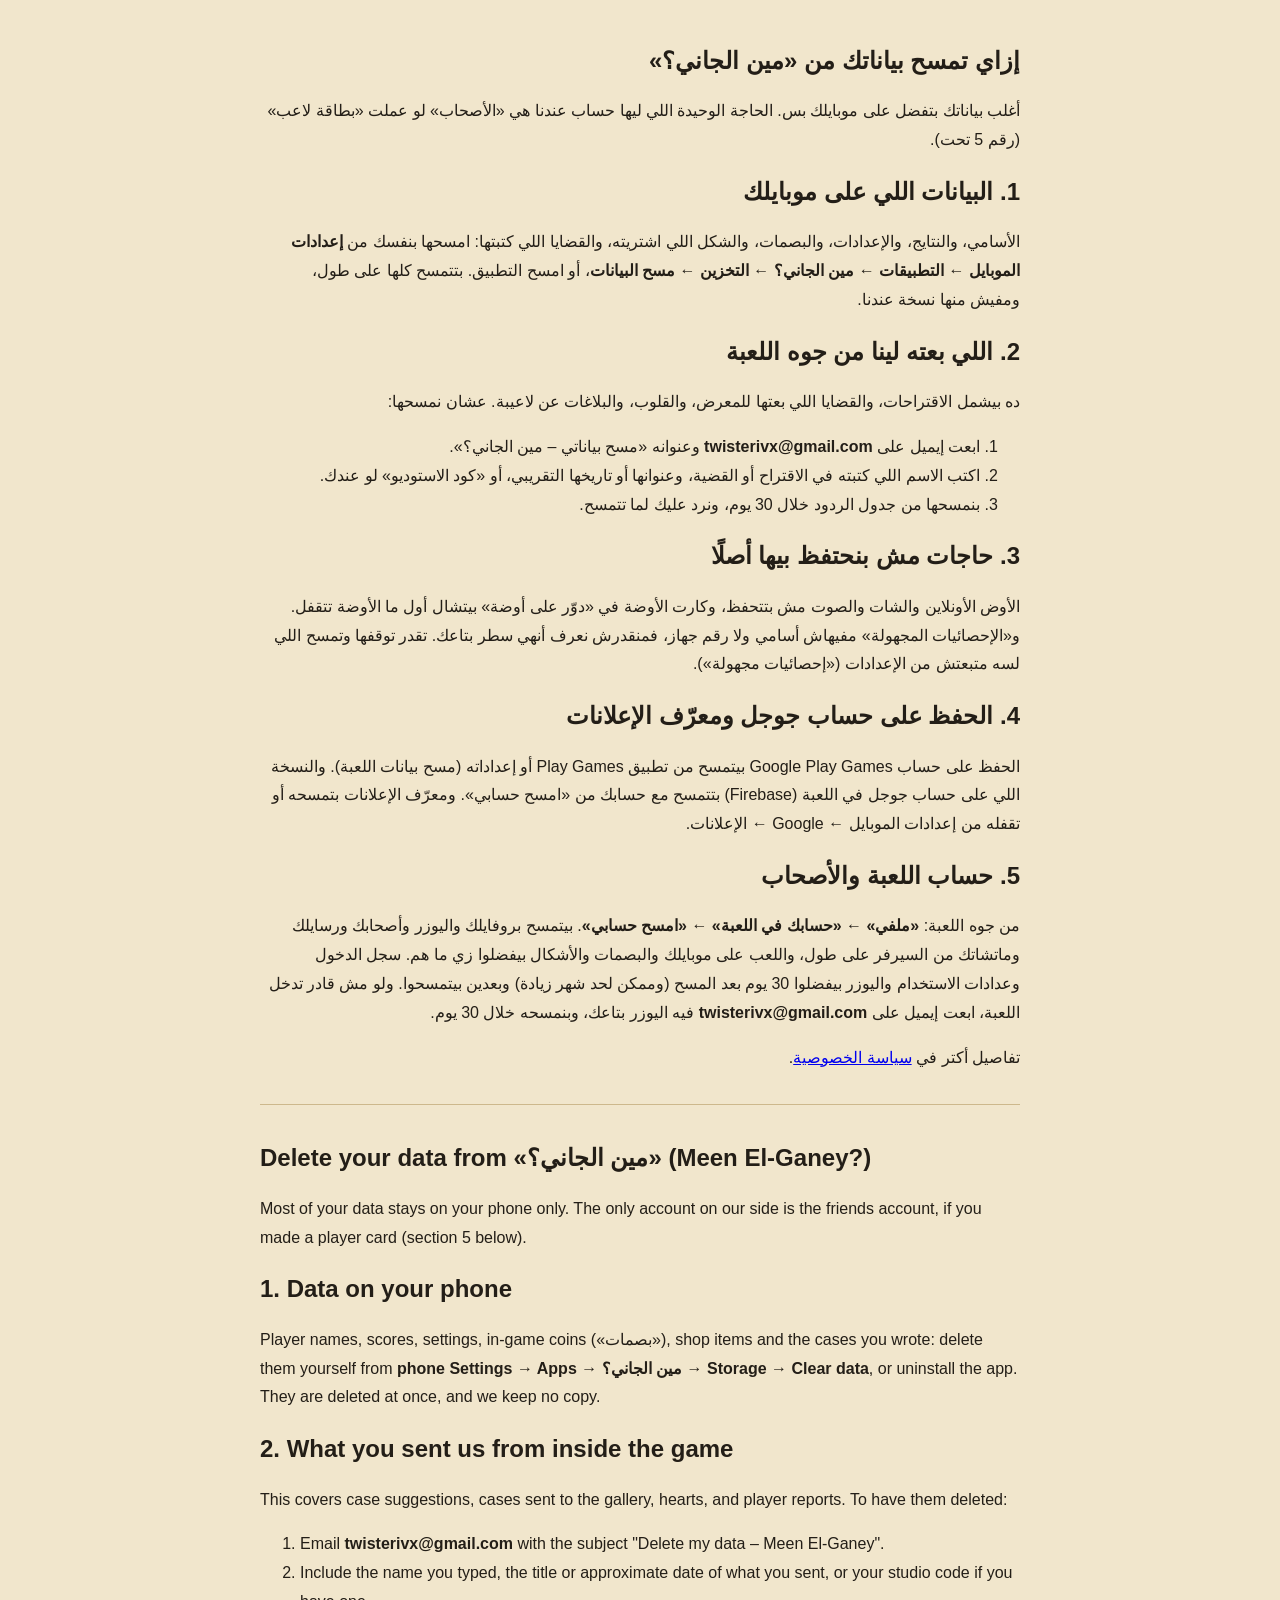
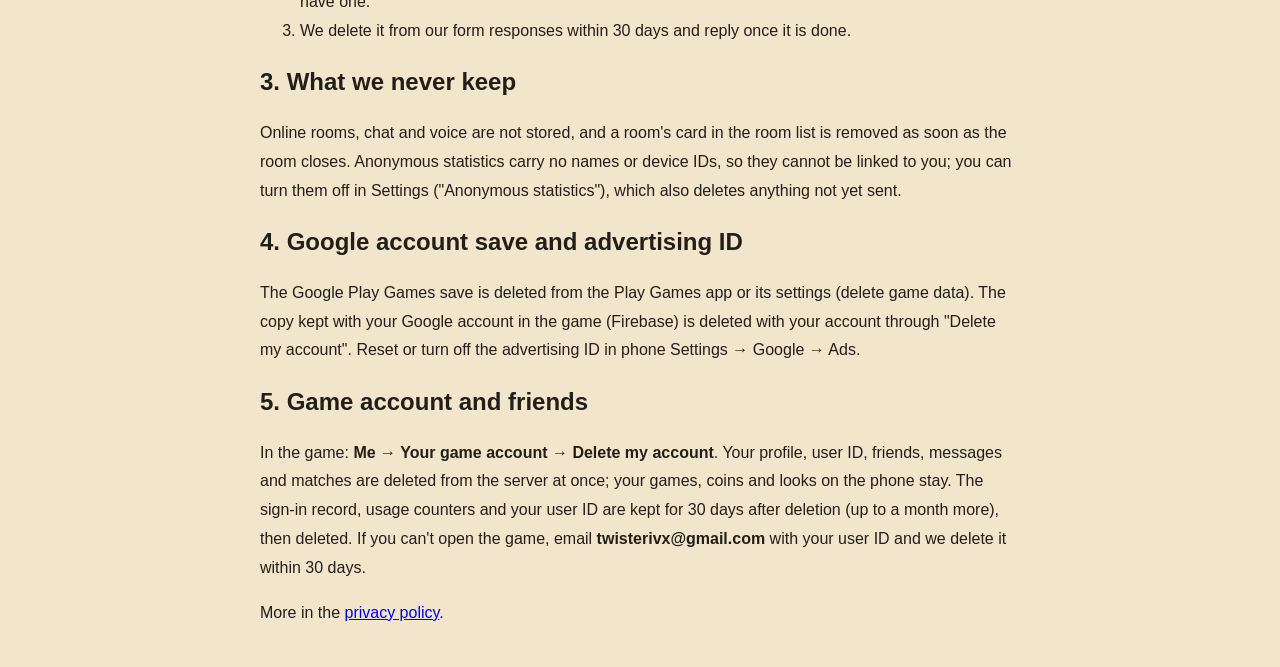
<file: delete-data.html>
<!doctype html>
<html lang="ar" dir="rtl">
<head>
<meta charset="utf-8">
<meta name="viewport" content="width=device-width, initial-scale=1">
<title>مسح بياناتك – مين الجاني؟</title>
<style>
  body { font-family: "Segoe UI", Tahoma, sans-serif; max-width: 760px; margin: 0 auto; padding: 24px 16px; line-height: 1.8; color: #231E17; background: #F1E6CC; }
  h1, h2 { line-height: 1.4; }
  section + section { margin-top: 32px; padding-top: 16px; border-top: 1px solid #CDB88C; }
  .en { direction: ltr; text-align: left; }
</style>
</head>
<body>
<section>
  <h1>إزاي تمسح بياناتك من «مين الجاني؟»</h1>
  <p>أغلب بياناتك بتفضل على موبايلك بس. الحاجة الوحيدة اللي ليها حساب عندنا هي «الأصحاب» لو عملت «بطاقة لاعب» (رقم 5 تحت).</p>
  <h2>1. البيانات اللي على موبايلك</h2>
  <p>الأسامي، والنتايج، والإعدادات، والبصمات، والشكل اللي اشتريته، والقضايا اللي كتبتها: امسحها بنفسك من <b>إعدادات الموبايل ← التطبيقات ← مين الجاني؟ ← التخزين ← مسح البيانات</b>، أو امسح التطبيق. بتتمسح كلها على طول، ومفيش منها نسخة عندنا.</p>
  <h2>2. اللي بعته لينا من جوه اللعبة</h2>
  <p>ده بيشمل الاقتراحات، والقضايا اللي بعتها للمعرض، والقلوب، والبلاغات عن لاعيبة. عشان نمسحها:</p>
  <ol>
    <li>ابعت إيميل على <b>twisterivx@gmail.com</b> وعنوانه «مسح بياناتي – مين الجاني؟».</li>
    <li>اكتب الاسم اللي كتبته في الاقتراح أو القضية، وعنوانها أو تاريخها التقريبي، أو «كود الاستوديو» لو عندك.</li>
    <li>بنمسحها من جدول الردود خلال 30 يوم، ونرد عليك لما تتمسح.</li>
  </ol>
  <h2>3. حاجات مش بنحتفظ بيها أصلًا</h2>
  <p>الأوض الأونلاين والشات والصوت مش بتتحفظ، وكارت الأوضة في «دوّر على أوضة» بيتشال أول ما الأوضة تتقفل. و«الإحصائيات المجهولة» مفيهاش أسامي ولا رقم جهاز، فمنقدرش نعرف أنهي سطر بتاعك. تقدر توقفها وتمسح اللي لسه متبعتش من الإعدادات («إحصائيات مجهولة»).</p>
  <h2>4. الحفظ على حساب جوجل ومعرّف الإعلانات</h2>
  <p>الحفظ على حساب Google Play Games بيتمسح من تطبيق Play Games أو إعداداته (مسح بيانات اللعبة). والنسخة اللي على حساب جوجل في اللعبة (Firebase) بتتمسح مع حسابك من «امسح حسابي». ومعرّف الإعلانات بتمسحه أو تقفله من إعدادات الموبايل ← Google ← الإعلانات.</p>
  <h2>5. حساب اللعبة والأصحاب</h2>
  <p>من جوه اللعبة: <b>«ملفي» ← «حسابك في اللعبة» ← «امسح حسابي»</b>. بيتمسح بروفايلك واليوزر وأصحابك ورسايلك وماتشاتك من السيرفر على طول، واللعب على موبايلك والبصمات والأشكال بيفضلوا زي ما هم. سجل الدخول وعدادات الاستخدام واليوزر بيفضلوا 30 يوم بعد المسح (وممكن لحد شهر زيادة) وبعدين بيتمسحوا. ولو مش قادر تدخل اللعبة، ابعت إيميل على <b>twisterivx@gmail.com</b> فيه اليوزر بتاعك، وبنمسحه خلال 30 يوم.</p>
  <p>تفاصيل أكتر في <a href="privacy.html">سياسة الخصوصية</a>.</p>
</section>
<section class="en" lang="en">
  <h1>Delete your data from «مين الجاني؟» (Meen El-Ganey?)</h1>
  <p>Most of your data stays on your phone only. The only account on our side is the friends account, if you made a player card (section 5 below).</p>
  <h2>1. Data on your phone</h2>
  <p>Player names, scores, settings, in-game coins («بصمات»), shop items and the cases you wrote: delete them yourself from <b>phone Settings → Apps → مين الجاني؟ → Storage → Clear data</b>, or uninstall the app. They are deleted at once, and we keep no copy.</p>
  <h2>2. What you sent us from inside the game</h2>
  <p>This covers case suggestions, cases sent to the gallery, hearts, and player reports. To have them deleted:</p>
  <ol>
    <li>Email <b>twisterivx@gmail.com</b> with the subject "Delete my data – Meen El-Ganey".</li>
    <li>Include the name you typed, the title or approximate date of what you sent, or your studio code if you have one.</li>
    <li>We delete it from our form responses within 30 days and reply once it is done.</li>
  </ol>
  <h2>3. What we never keep</h2>
  <p>Online rooms, chat and voice are not stored, and a room's card in the room list is removed as soon as the room closes. Anonymous statistics carry no names or device IDs, so they cannot be linked to you; you can turn them off in Settings ("Anonymous statistics"), which also deletes anything not yet sent.</p>
  <h2>4. Google account save and advertising ID</h2>
  <p>The Google Play Games save is deleted from the Play Games app or its settings (delete game data). The copy kept with your Google account in the game (Firebase) is deleted with your account through "Delete my account". Reset or turn off the advertising ID in phone Settings → Google → Ads.</p>
  <h2>5. Game account and friends</h2>
  <p>In the game: <b>Me → Your game account → Delete my account</b>. Your profile, user ID, friends, messages and matches are deleted from the server at once; your games, coins and looks on the phone stay. The sign-in record, usage counters and your user ID are kept for 30 days after deletion (up to a month more), then deleted. If you can't open the game, email <b>twisterivx@gmail.com</b> with your user ID and we delete it within 30 days.</p>
  <p>More in the <a href="privacy.html">privacy policy</a>.</p>
</section>
</body>
</html>
</file>
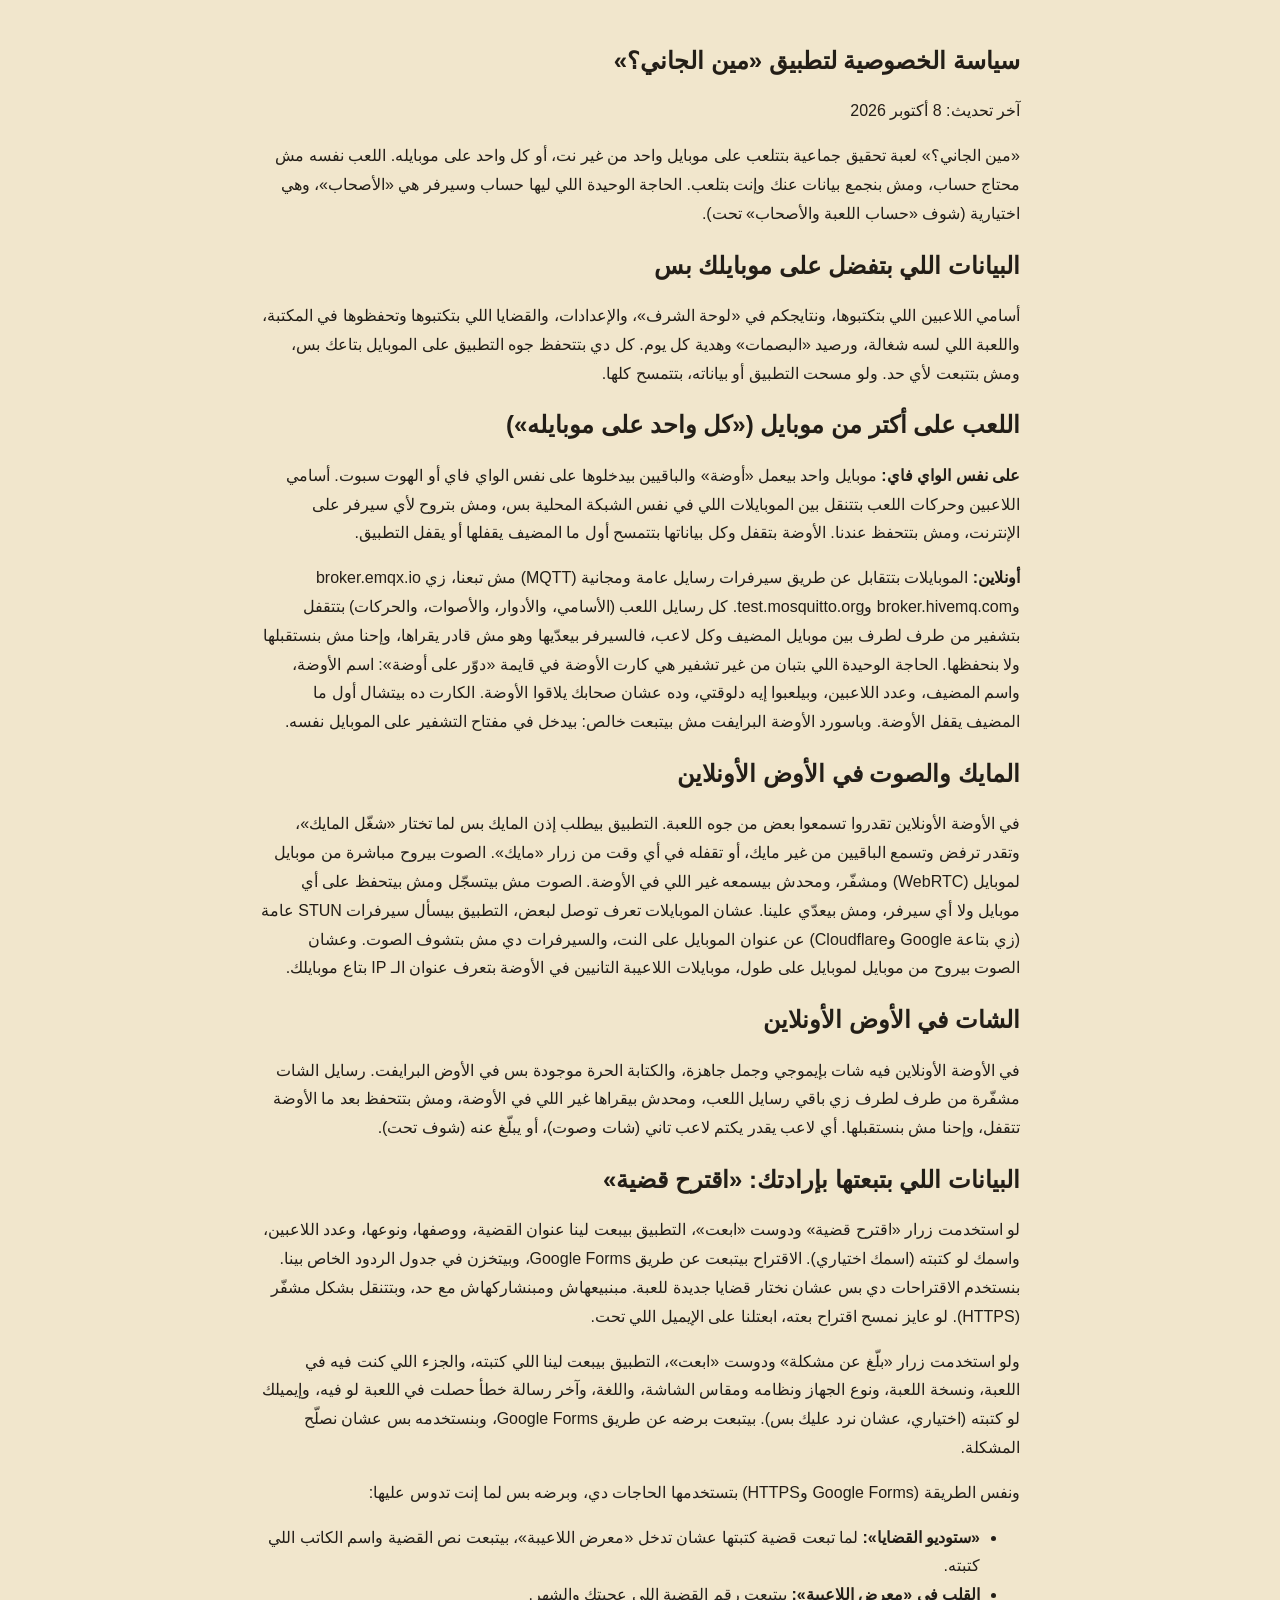
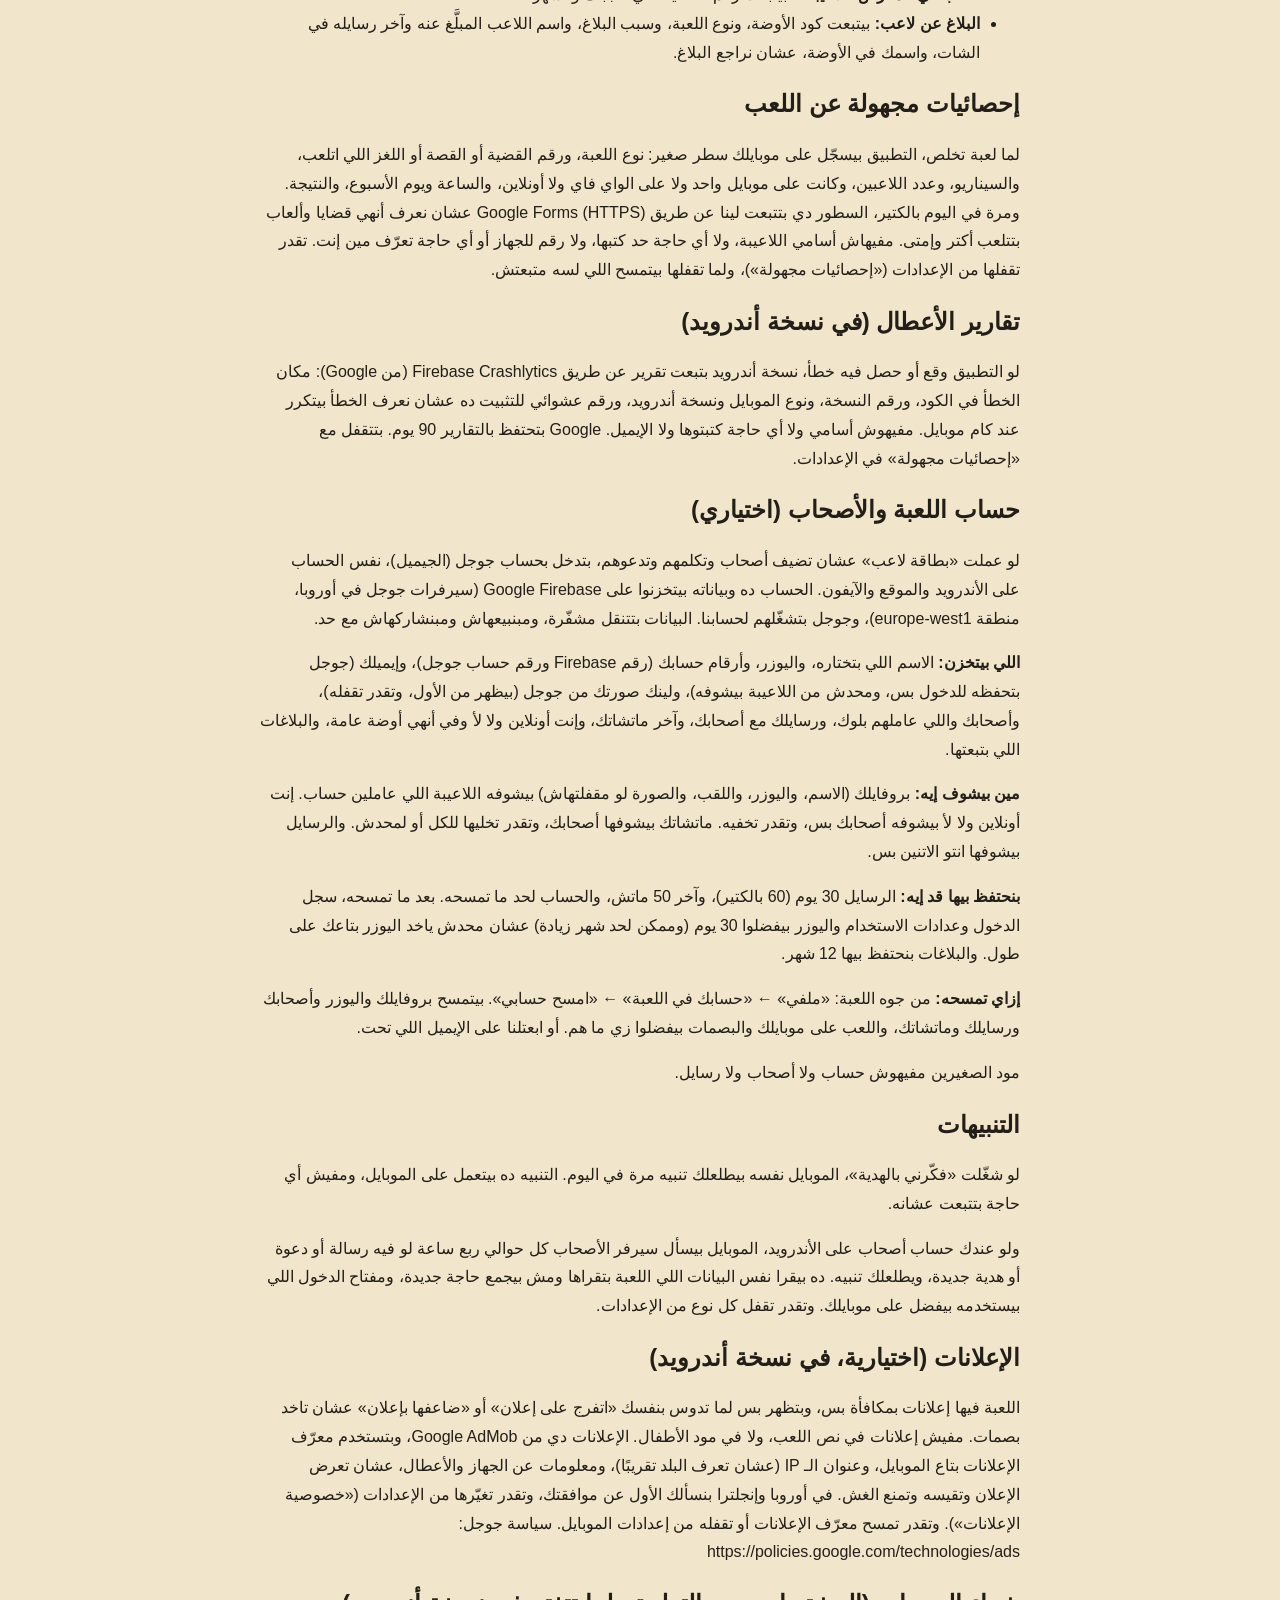
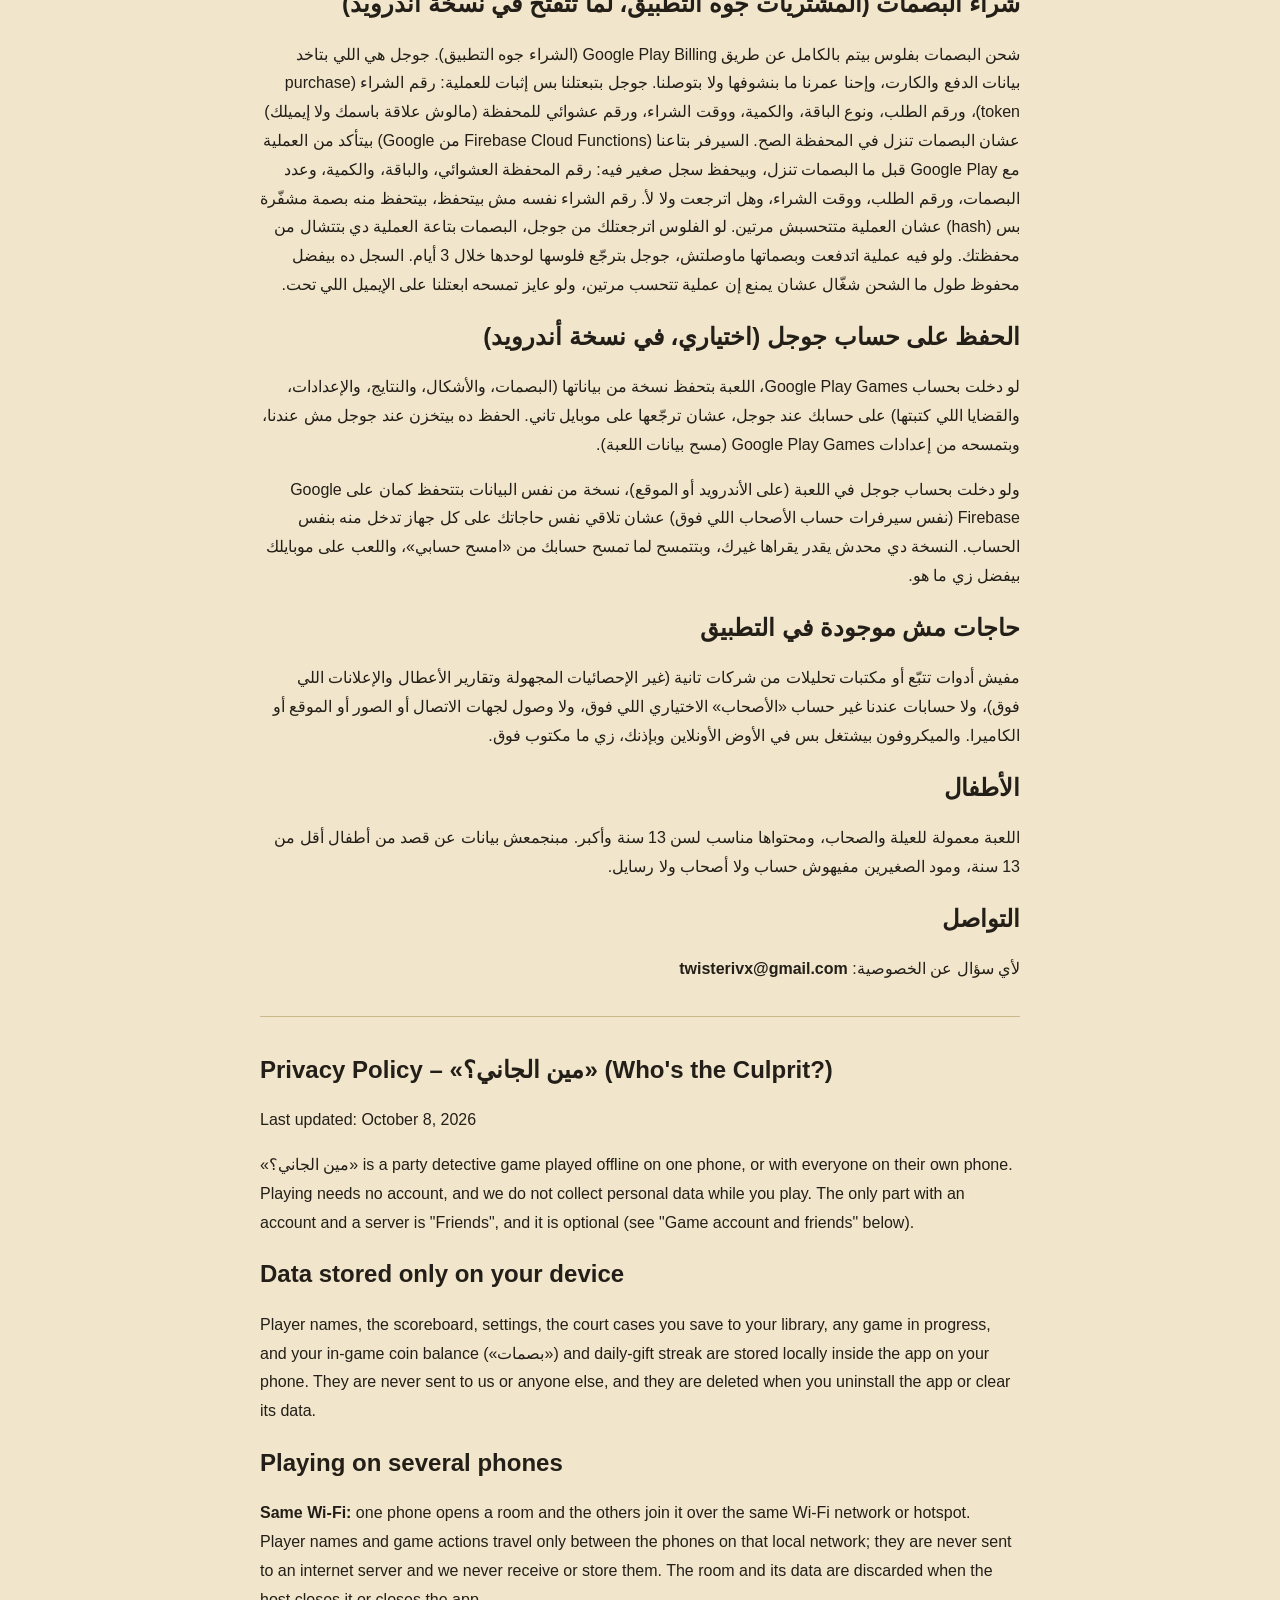
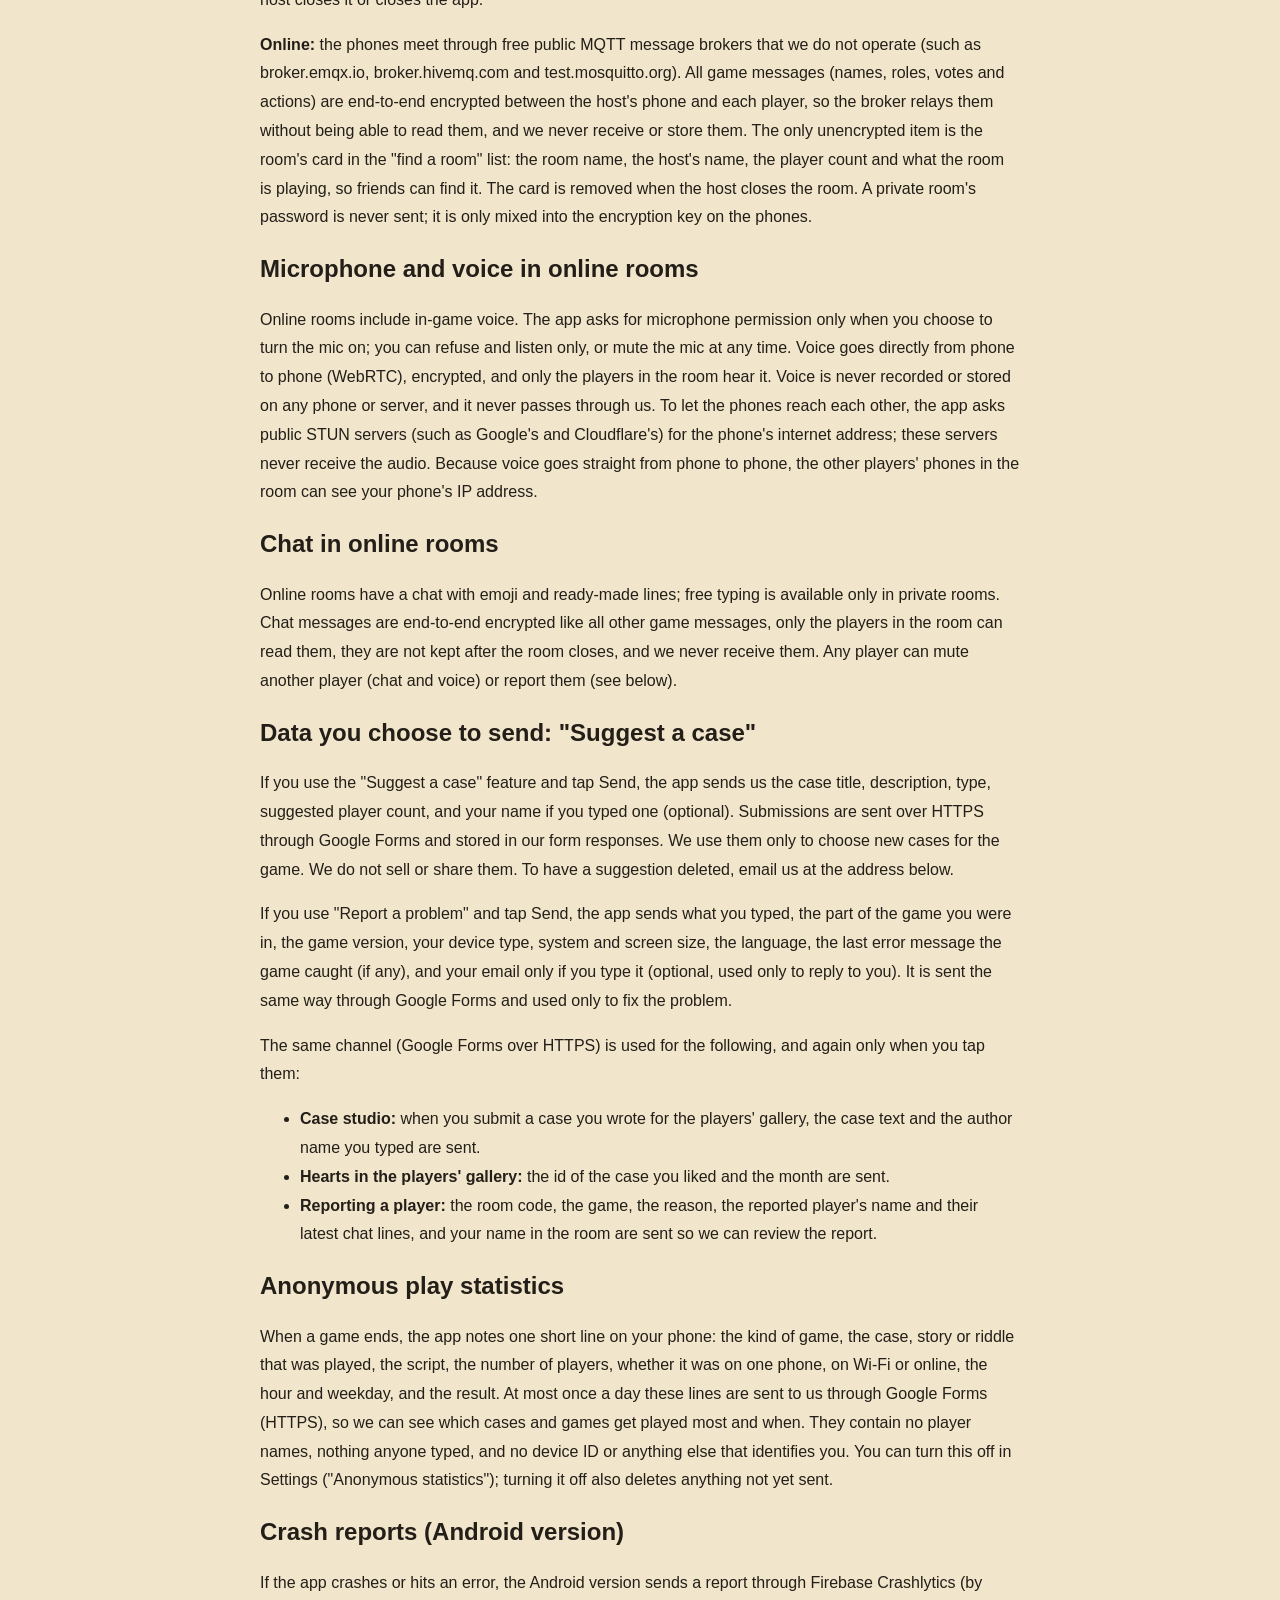
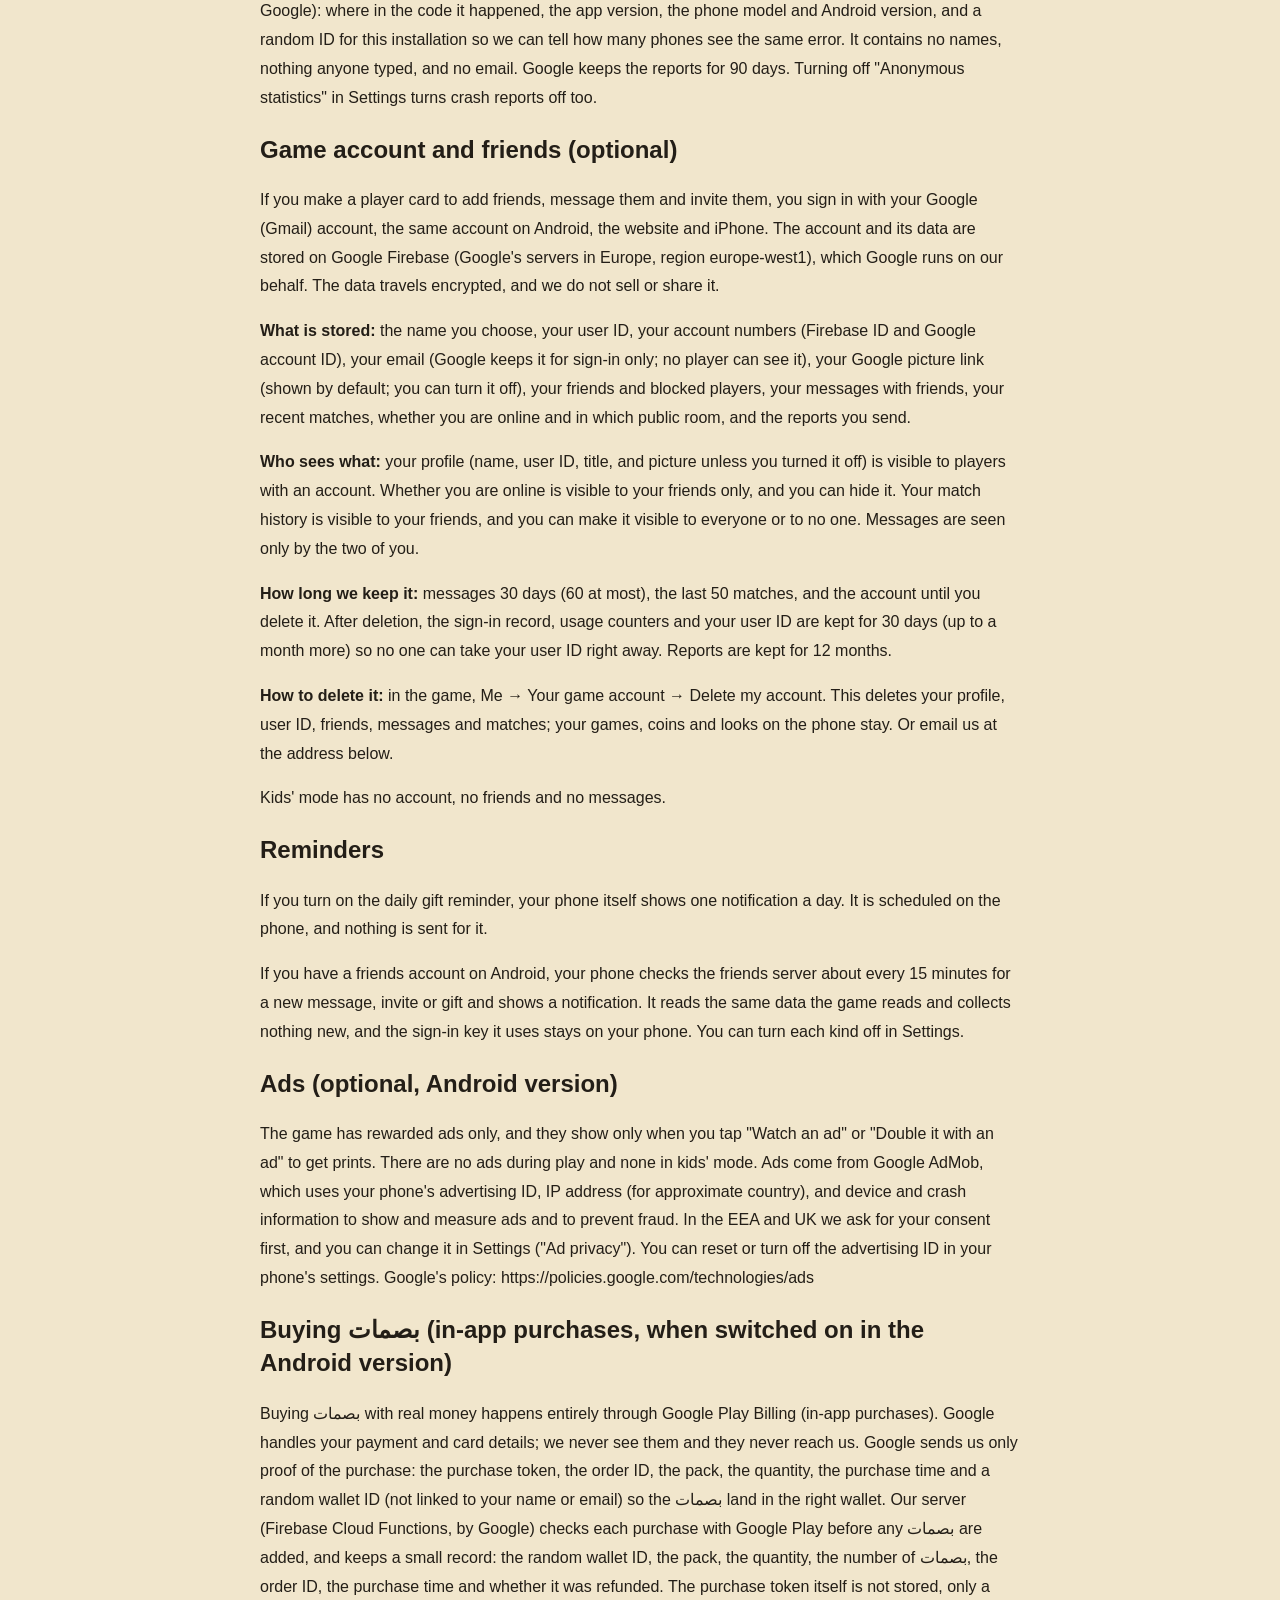
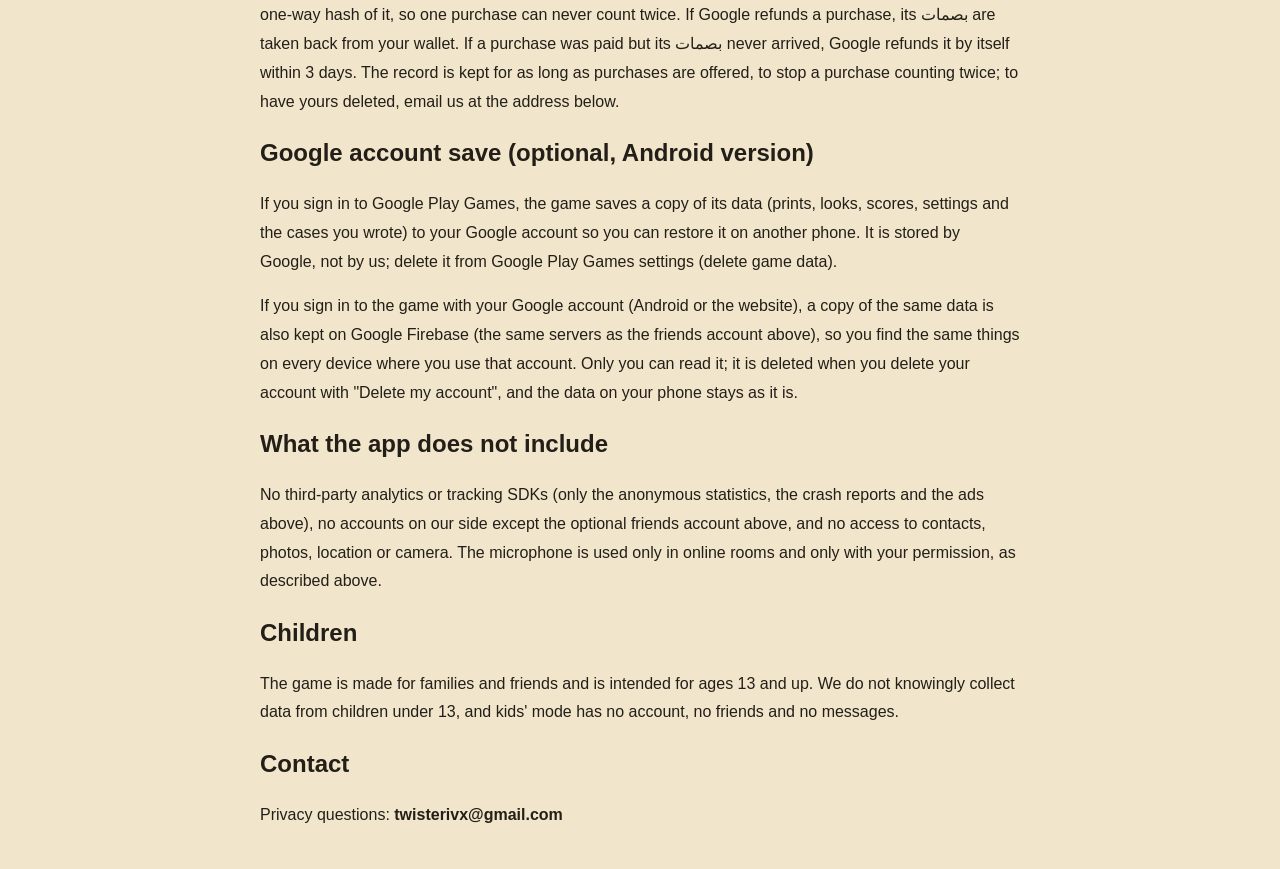
<file: privacy.html>
<!doctype html>
<html lang="ar" dir="rtl">
<head>
<meta charset="utf-8">
<meta name="viewport" content="width=device-width, initial-scale=1">
<title>سياسة الخصوصية – مين الجاني؟</title>
<style>
  body { font-family: "Segoe UI", Tahoma, sans-serif; max-width: 760px; margin: 0 auto; padding: 24px 16px; line-height: 1.8; color: #231E17; background: #F1E6CC; }
  h1, h2 { line-height: 1.4; }
  section + section { margin-top: 32px; padding-top: 16px; border-top: 1px solid #CDB88C; }
  .en { direction: ltr; text-align: left; }
</style>
</head>
<body>
<section>
  <h1>سياسة الخصوصية لتطبيق «مين الجاني؟»</h1>
  <p>آخر تحديث: 8 أكتوبر 2026</p>
  <p>«مين الجاني؟» لعبة تحقيق جماعية بتتلعب على موبايل واحد من غير نت، أو كل واحد على موبايله. اللعب نفسه مش محتاج حساب، ومش بنجمع بيانات عنك وإنت بتلعب. الحاجة الوحيدة اللي ليها حساب وسيرفر هي «الأصحاب»، وهي اختيارية (شوف «حساب اللعبة والأصحاب» تحت).</p>
  <h2>البيانات اللي بتفضل على موبايلك بس</h2>
  <p>أسامي اللاعبين اللي بتكتبوها، ونتايجكم في «لوحة الشرف»، والإعدادات، والقضايا اللي بتكتبوها وتحفظوها في المكتبة، واللعبة اللي لسه شغالة، ورصيد «البصمات» وهدية كل يوم. كل دي بتتحفظ جوه التطبيق على الموبايل بتاعك بس، ومش بتتبعت لأي حد. ولو مسحت التطبيق أو بياناته، بتتمسح كلها.</p>
  <h2>اللعب على أكتر من موبايل («كل واحد على موبايله»)</h2>
  <p><b>على نفس الواي فاي:</b> موبايل واحد بيعمل «أوضة» والباقيين بيدخلوها على نفس الواي فاي أو الهوت سبوت. أسامي اللاعبين وحركات اللعب بتتنقل بين الموبايلات اللي في نفس الشبكة المحلية بس، ومش بتروح لأي سيرفر على الإنترنت، ومش بتتحفظ عندنا. الأوضة بتقفل وكل بياناتها بتتمسح أول ما المضيف يقفلها أو يقفل التطبيق.</p>
  <p><b>أونلاين:</b> الموبايلات بتتقابل عن طريق سيرفرات رسايل عامة ومجانية (MQTT) مش تبعنا، زي broker.emqx.io وbroker.hivemq.com وtest.mosquitto.org. كل رسايل اللعب (الأسامي، والأدوار، والأصوات، والحركات) بتتقفل بتشفير من طرف لطرف بين موبايل المضيف وكل لاعب، فالسيرفر بيعدّيها وهو مش قادر يقراها، وإحنا مش بنستقبلها ولا بنحفظها. الحاجة الوحيدة اللي بتبان من غير تشفير هي كارت الأوضة في قايمة «دوّر على أوضة»: اسم الأوضة، واسم المضيف، وعدد اللاعبين، وبيلعبوا إيه دلوقتي، وده عشان صحابك يلاقوا الأوضة. الكارت ده بيتشال أول ما المضيف يقفل الأوضة. وباسورد الأوضة البرايفت مش بيتبعت خالص: بيدخل في مفتاح التشفير على الموبايل نفسه.</p>
  <h2>المايك والصوت في الأوض الأونلاين</h2>
  <p>في الأوضة الأونلاين تقدروا تسمعوا بعض من جوه اللعبة. التطبيق بيطلب إذن المايك بس لما تختار «شغّل المايك»، وتقدر ترفض وتسمع الباقيين من غير مايك، أو تقفله في أي وقت من زرار «مايك». الصوت بيروح مباشرة من موبايل لموبايل (WebRTC) ومشفّر، ومحدش بيسمعه غير اللي في الأوضة. الصوت مش بيتسجّل ومش بيتحفظ على أي موبايل ولا أي سيرفر، ومش بيعدّي علينا. عشان الموبايلات تعرف توصل لبعض، التطبيق بيسأل سيرفرات STUN عامة (زي بتاعة Google وCloudflare) عن عنوان الموبايل على النت، والسيرفرات دي مش بتشوف الصوت. وعشان الصوت بيروح من موبايل لموبايل على طول، موبايلات اللاعيبة التانيين في الأوضة بتعرف عنوان الـ IP بتاع موبايلك.</p>
  <h2>الشات في الأوض الأونلاين</h2>
  <p>في الأوضة الأونلاين فيه شات بإيموجي وجمل جاهزة، والكتابة الحرة موجودة بس في الأوض البرايفت. رسايل الشات مشفّرة من طرف لطرف زي باقي رسايل اللعب، ومحدش بيقراها غير اللي في الأوضة، ومش بتتحفظ بعد ما الأوضة تتقفل، وإحنا مش بنستقبلها. أي لاعب يقدر يكتم لاعب تاني (شات وصوت)، أو يبلّغ عنه (شوف تحت).</p>
  <h2>البيانات اللي بتبعتها بإرادتك: «اقترح قضية»</h2>
  <p>لو استخدمت زرار «اقترح قضية» ودوست «ابعت»، التطبيق بيبعت لينا عنوان القضية، ووصفها، ونوعها، وعدد اللاعبين، واسمك لو كتبته (اسمك اختياري). الاقتراح بيتبعت عن طريق Google Forms، وبيتخزن في جدول الردود الخاص بينا. بنستخدم الاقتراحات دي بس عشان نختار قضايا جديدة للعبة. مبنبيعهاش ومبنشاركهاش مع حد، وبتتنقل بشكل مشفّر (HTTPS). لو عايز نمسح اقتراح بعته، ابعتلنا على الإيميل اللي تحت.</p>
  <p>ولو استخدمت زرار «بلّغ عن مشكلة» ودوست «ابعت»، التطبيق بيبعت لينا اللي كتبته، والجزء اللي كنت فيه في اللعبة، ونسخة اللعبة، ونوع الجهاز ونظامه ومقاس الشاشة، واللغة، وآخر رسالة خطأ حصلت في اللعبة لو فيه، وإيميلك لو كتبته (اختياري، عشان نرد عليك بس). بيتبعت برضه عن طريق Google Forms، وبنستخدمه بس عشان نصلّح المشكلة.</p>
  <p>ونفس الطريقة (Google Forms وHTTPS) بتستخدمها الحاجات دي، وبرضه بس لما إنت تدوس عليها:</p>
  <ul>
    <li><b>«ستوديو القضايا»:</b> لما تبعت قضية كتبتها عشان تدخل «معرض اللاعيبة»، بيتبعت نص القضية واسم الكاتب اللي كتبته.</li>
    <li><b>القلب في «معرض اللاعيبة»:</b> بيتبعت رقم القضية اللي عجبتك والشهر.</li>
    <li><b>البلاغ عن لاعب:</b> بيتبعت كود الأوضة، ونوع اللعبة، وسبب البلاغ، واسم اللاعب المبلَّغ عنه وآخر رسايله في الشات، واسمك في الأوضة، عشان نراجع البلاغ.</li>
  </ul>
  <h2>إحصائيات مجهولة عن اللعب</h2>
  <p>لما لعبة تخلص، التطبيق بيسجّل على موبايلك سطر صغير: نوع اللعبة، ورقم القضية أو القصة أو اللغز اللي اتلعب، والسيناريو، وعدد اللاعبين، وكانت على موبايل واحد ولا على الواي فاي ولا أونلاين، والساعة ويوم الأسبوع، والنتيجة. ومرة في اليوم بالكتير، السطور دي بتتبعت لينا عن طريق Google Forms (HTTPS) عشان نعرف أنهي قضايا وألعاب بتتلعب أكتر وإمتى. مفيهاش أسامي اللاعيبة، ولا أي حاجة حد كتبها، ولا رقم للجهاز أو أي حاجة تعرّف مين إنت. تقدر تقفلها من الإعدادات («إحصائيات مجهولة»)، ولما تقفلها بيتمسح اللي لسه متبعتش.</p>
  <h2>تقارير الأعطال (في نسخة أندرويد)</h2>
  <p>لو التطبيق وقع أو حصل فيه خطأ، نسخة أندرويد بتبعت تقرير عن طريق Firebase Crashlytics (من Google): مكان الخطأ في الكود، ورقم النسخة، ونوع الموبايل ونسخة أندرويد، ورقم عشوائي للتثبيت ده عشان نعرف الخطأ بيتكرر عند كام موبايل. مفيهوش أسامي ولا أي حاجة كتبتوها ولا الإيميل. Google بتحتفظ بالتقارير 90 يوم. بتتقفل مع «إحصائيات مجهولة» في الإعدادات.</p>
  <h2>حساب اللعبة والأصحاب (اختياري)</h2>
  <p>لو عملت «بطاقة لاعب» عشان تضيف أصحاب وتكلمهم وتدعوهم، بتدخل بحساب جوجل (الجيميل)، نفس الحساب على الأندرويد والموقع والآيفون. الحساب ده وبياناته بيتخزنوا على Google Firebase (سيرفرات جوجل في أوروبا، منطقة europe-west1)، وجوجل بتشغّلهم لحسابنا. البيانات بتتنقل مشفّرة، ومبنبيعهاش ومبنشاركهاش مع حد.</p>
  <p><b>اللي بيتخزن:</b> الاسم اللي بتختاره، واليوزر، وأرقام حسابك (رقم Firebase ورقم حساب جوجل)، وإيميلك (جوجل بتحفظه للدخول بس، ومحدش من اللاعيبة بيشوفه)، ولينك صورتك من جوجل (بيظهر من الأول، وتقدر تقفله)، وأصحابك واللي عاملهم بلوك، ورسايلك مع أصحابك، وآخر ماتشاتك، وإنت أونلاين ولا لأ وفي أنهي أوضة عامة، والبلاغات اللي بتبعتها.</p>
  <p><b>مين بيشوف إيه:</b> بروفايلك (الاسم، واليوزر، واللقب، والصورة لو مقفلتهاش) بيشوفه اللاعيبة اللي عاملين حساب. إنت أونلاين ولا لأ بيشوفه أصحابك بس، وتقدر تخفيه. ماتشاتك بيشوفها أصحابك، وتقدر تخليها للكل أو لمحدش. والرسايل بيشوفها انتو الاتنين بس.</p>
  <p><b>بنحتفظ بيها قد إيه:</b> الرسايل 30 يوم (60 بالكتير)، وآخر 50 ماتش، والحساب لحد ما تمسحه. بعد ما تمسحه، سجل الدخول وعدادات الاستخدام واليوزر بيفضلوا 30 يوم (وممكن لحد شهر زيادة) عشان محدش ياخد اليوزر بتاعك على طول. والبلاغات بنحتفظ بيها 12 شهر.</p>
  <p><b>إزاي تمسحه:</b> من جوه اللعبة: «ملفي» ← «حسابك في اللعبة» ← «امسح حسابي». بيتمسح بروفايلك واليوزر وأصحابك ورسايلك وماتشاتك، واللعب على موبايلك والبصمات بيفضلوا زي ما هم. أو ابعتلنا على الإيميل اللي تحت.</p>
  <p>مود الصغيرين مفيهوش حساب ولا أصحاب ولا رسايل.</p>
  <h2>التنبيهات</h2>
  <p>لو شغّلت «فكّرني بالهدية»، الموبايل نفسه بيطلعلك تنبيه مرة في اليوم. التنبيه ده بيتعمل على الموبايل، ومفيش أي حاجة بتتبعت عشانه.</p>
  <p>ولو عندك حساب أصحاب على الأندرويد، الموبايل بيسأل سيرفر الأصحاب كل حوالي ربع ساعة لو فيه رسالة أو دعوة أو هدية جديدة، ويطلعلك تنبيه. ده بيقرا نفس البيانات اللي اللعبة بتقراها ومش بيجمع حاجة جديدة، ومفتاح الدخول اللي بيستخدمه بيفضل على موبايلك. وتقدر تقفل كل نوع من الإعدادات.</p>
  <h2>الإعلانات (اختيارية، في نسخة أندرويد)</h2>
  <p>اللعبة فيها إعلانات بمكافأة بس، وبتظهر بس لما تدوس بنفسك «اتفرج على إعلان» أو «ضاعفها بإعلان» عشان تاخد بصمات. مفيش إعلانات في نص اللعب، ولا في مود الأطفال. الإعلانات دي من Google AdMob، وبتستخدم معرّف الإعلانات بتاع الموبايل، وعنوان الـ IP (عشان تعرف البلد تقريبًا)، ومعلومات عن الجهاز والأعطال، عشان تعرض الإعلان وتقيسه وتمنع الغش. في أوروبا وإنجلترا بنسألك الأول عن موافقتك، وتقدر تغيّرها من الإعدادات («خصوصية الإعلانات»). وتقدر تمسح معرّف الإعلانات أو تقفله من إعدادات الموبايل. سياسة جوجل: <span dir="ltr">https://policies.google.com/technologies/ads</span></p>
  <h2>شراء البصمات (المشتريات جوه التطبيق، لما تتفتح في نسخة أندرويد)</h2>
  <p>شحن البصمات بفلوس بيتم بالكامل عن طريق Google Play Billing (الشراء جوه التطبيق). جوجل هي اللي بتاخد بيانات الدفع والكارت، وإحنا عمرنا ما بنشوفها ولا بتوصلنا. جوجل بتبعتلنا بس إثبات للعملية: رقم الشراء (purchase token)، ورقم الطلب، ونوع الباقة، والكمية، ووقت الشراء، ورقم عشوائي للمحفظة (مالوش علاقة باسمك ولا إيميلك) عشان البصمات تنزل في المحفظة الصح. السيرفر بتاعنا (Firebase Cloud Functions من Google) بيتأكد من العملية مع Google Play قبل ما البصمات تنزل، وبيحفظ سجل صغير فيه: رقم المحفظة العشوائي، والباقة، والكمية، وعدد البصمات، ورقم الطلب، ووقت الشراء، وهل اترجعت ولا لأ. رقم الشراء نفسه مش بيتحفظ، بيتحفظ منه بصمة مشفّرة بس (hash) عشان العملية متتحسبش مرتين. لو الفلوس اترجعتلك من جوجل، البصمات بتاعة العملية دي بتتشال من محفظتك. ولو فيه عملية اتدفعت وبصماتها ماوصلتش، جوجل بترجّع فلوسها لوحدها خلال 3 أيام. السجل ده بيفضل محفوظ طول ما الشحن شغّال عشان يمنع إن عملية تتحسب مرتين، ولو عايز تمسحه ابعتلنا على الإيميل اللي تحت.</p>
  <h2>الحفظ على حساب جوجل (اختياري، في نسخة أندرويد)</h2>
  <p>لو دخلت بحساب Google Play Games، اللعبة بتحفظ نسخة من بياناتها (البصمات، والأشكال، والنتايج، والإعدادات، والقضايا اللي كتبتها) على حسابك عند جوجل، عشان ترجّعها على موبايل تاني. الحفظ ده بيتخزن عند جوجل مش عندنا، وبتمسحه من إعدادات Google Play Games (مسح بيانات اللعبة).</p>
  <p>ولو دخلت بحساب جوجل في اللعبة (على الأندرويد أو الموقع)، نسخة من نفس البيانات بتتحفظ كمان على Google Firebase (نفس سيرفرات حساب الأصحاب اللي فوق) عشان تلاقي نفس حاجاتك على كل جهاز تدخل منه بنفس الحساب. النسخة دي محدش يقدر يقراها غيرك، وبتتمسح لما تمسح حسابك من «امسح حسابي»، واللعب على موبايلك بيفضل زي ما هو.</p>
  <h2>حاجات مش موجودة في التطبيق</h2>
  <p>مفيش أدوات تتبّع أو مكتبات تحليلات من شركات تانية (غير الإحصائيات المجهولة وتقارير الأعطال والإعلانات اللي فوق)، ولا حسابات عندنا غير حساب «الأصحاب» الاختياري اللي فوق، ولا وصول لجهات الاتصال أو الصور أو الموقع أو الكاميرا. والميكروفون بيشتغل بس في الأوض الأونلاين وبإذنك، زي ما مكتوب فوق.</p>
  <h2>الأطفال</h2>
  <p>اللعبة معمولة للعيلة والصحاب، ومحتواها مناسب لسن 13 سنة وأكبر. مبنجمعش بيانات عن قصد من أطفال أقل من 13 سنة، ومود الصغيرين مفيهوش حساب ولا أصحاب ولا رسايل.</p>
  <h2>التواصل</h2>
  <p>لأي سؤال عن الخصوصية: <b dir="ltr">twisterivx@gmail.com</b></p>
</section>

<section class="en">
  <h1>Privacy Policy – «مين الجاني؟» (Who's the Culprit?)</h1>
  <p>Last updated: October 8, 2026</p>
  <p>«مين الجاني؟» is a party detective game played offline on one phone, or with everyone on their own phone. Playing needs no account, and we do not collect personal data while you play. The only part with an account and a server is "Friends", and it is optional (see "Game account and friends" below).</p>
  <h2>Data stored only on your device</h2>
  <p>Player names, the scoreboard, settings, the court cases you save to your library, any game in progress, and your in-game coin balance («بصمات») and daily-gift streak are stored locally inside the app on your phone. They are never sent to us or anyone else, and they are deleted when you uninstall the app or clear its data.</p>
  <h2>Playing on several phones</h2>
  <p><b>Same Wi-Fi:</b> one phone opens a room and the others join it over the same Wi-Fi network or hotspot. Player names and game actions travel only between the phones on that local network; they are never sent to an internet server and we never receive or store them. The room and its data are discarded when the host closes it or closes the app.</p>
  <p><b>Online:</b> the phones meet through free public MQTT message brokers that we do not operate (such as broker.emqx.io, broker.hivemq.com and test.mosquitto.org). All game messages (names, roles, votes and actions) are end-to-end encrypted between the host's phone and each player, so the broker relays them without being able to read them, and we never receive or store them. The only unencrypted item is the room's card in the "find a room" list: the room name, the host's name, the player count and what the room is playing, so friends can find it. The card is removed when the host closes the room. A private room's password is never sent; it is only mixed into the encryption key on the phones.</p>
  <h2>Microphone and voice in online rooms</h2>
  <p>Online rooms include in-game voice. The app asks for microphone permission only when you choose to turn the mic on; you can refuse and listen only, or mute the mic at any time. Voice goes directly from phone to phone (WebRTC), encrypted, and only the players in the room hear it. Voice is never recorded or stored on any phone or server, and it never passes through us. To let the phones reach each other, the app asks public STUN servers (such as Google's and Cloudflare's) for the phone's internet address; these servers never receive the audio. Because voice goes straight from phone to phone, the other players' phones in the room can see your phone's IP address.</p>
  <h2>Chat in online rooms</h2>
  <p>Online rooms have a chat with emoji and ready-made lines; free typing is available only in private rooms. Chat messages are end-to-end encrypted like all other game messages, only the players in the room can read them, they are not kept after the room closes, and we never receive them. Any player can mute another player (chat and voice) or report them (see below).</p>
  <h2>Data you choose to send: "Suggest a case"</h2>
  <p>If you use the "Suggest a case" feature and tap Send, the app sends us the case title, description, type, suggested player count, and your name if you typed one (optional). Submissions are sent over HTTPS through Google Forms and stored in our form responses. We use them only to choose new cases for the game. We do not sell or share them. To have a suggestion deleted, email us at the address below.</p>
  <p>If you use "Report a problem" and tap Send, the app sends what you typed, the part of the game you were in, the game version, your device type, system and screen size, the language, the last error message the game caught (if any), and your email only if you type it (optional, used only to reply to you). It is sent the same way through Google Forms and used only to fix the problem.</p>
  <p>The same channel (Google Forms over HTTPS) is used for the following, and again only when you tap them:</p>
  <ul>
    <li><b>Case studio:</b> when you submit a case you wrote for the players' gallery, the case text and the author name you typed are sent.</li>
    <li><b>Hearts in the players' gallery:</b> the id of the case you liked and the month are sent.</li>
    <li><b>Reporting a player:</b> the room code, the game, the reason, the reported player's name and their latest chat lines, and your name in the room are sent so we can review the report.</li>
  </ul>
  <h2>Anonymous play statistics</h2>
  <p>When a game ends, the app notes one short line on your phone: the kind of game, the case, story or riddle that was played, the script, the number of players, whether it was on one phone, on Wi-Fi or online, the hour and weekday, and the result. At most once a day these lines are sent to us through Google Forms (HTTPS), so we can see which cases and games get played most and when. They contain no player names, nothing anyone typed, and no device ID or anything else that identifies you. You can turn this off in Settings ("Anonymous statistics"); turning it off also deletes anything not yet sent.</p>
  <h2>Crash reports (Android version)</h2>
  <p>If the app crashes or hits an error, the Android version sends a report through Firebase Crashlytics (by Google): where in the code it happened, the app version, the phone model and Android version, and a random ID for this installation so we can tell how many phones see the same error. It contains no names, nothing anyone typed, and no email. Google keeps the reports for 90 days. Turning off "Anonymous statistics" in Settings turns crash reports off too.</p>
  <h2>Game account and friends (optional)</h2>
  <p>If you make a player card to add friends, message them and invite them, you sign in with your Google (Gmail) account, the same account on Android, the website and iPhone. The account and its data are stored on Google Firebase (Google's servers in Europe, region europe-west1), which Google runs on our behalf. The data travels encrypted, and we do not sell or share it.</p>
  <p><b>What is stored:</b> the name you choose, your user ID, your account numbers (Firebase ID and Google account ID), your email (Google keeps it for sign-in only; no player can see it), your Google picture link (shown by default; you can turn it off), your friends and blocked players, your messages with friends, your recent matches, whether you are online and in which public room, and the reports you send.</p>
  <p><b>Who sees what:</b> your profile (name, user ID, title, and picture unless you turned it off) is visible to players with an account. Whether you are online is visible to your friends only, and you can hide it. Your match history is visible to your friends, and you can make it visible to everyone or to no one. Messages are seen only by the two of you.</p>
  <p><b>How long we keep it:</b> messages 30 days (60 at most), the last 50 matches, and the account until you delete it. After deletion, the sign-in record, usage counters and your user ID are kept for 30 days (up to a month more) so no one can take your user ID right away. Reports are kept for 12 months.</p>
  <p><b>How to delete it:</b> in the game, Me → Your game account → Delete my account. This deletes your profile, user ID, friends, messages and matches; your games, coins and looks on the phone stay. Or email us at the address below.</p>
  <p>Kids' mode has no account, no friends and no messages.</p>
  <h2>Reminders</h2>
  <p>If you turn on the daily gift reminder, your phone itself shows one notification a day. It is scheduled on the phone, and nothing is sent for it.</p>
  <p>If you have a friends account on Android, your phone checks the friends server about every 15 minutes for a new message, invite or gift and shows a notification. It reads the same data the game reads and collects nothing new, and the sign-in key it uses stays on your phone. You can turn each kind off in Settings.</p>
  <h2>Ads (optional, Android version)</h2>
  <p>The game has rewarded ads only, and they show only when you tap "Watch an ad" or "Double it with an ad" to get prints. There are no ads during play and none in kids' mode. Ads come from Google AdMob, which uses your phone's advertising ID, IP address (for approximate country), and device and crash information to show and measure ads and to prevent fraud. In the EEA and UK we ask for your consent first, and you can change it in Settings ("Ad privacy"). You can reset or turn off the advertising ID in your phone's settings. Google's policy: https://policies.google.com/technologies/ads</p>
  <h2>Buying بصمات (in-app purchases, when switched on in the Android version)</h2>
  <p>Buying بصمات with real money happens entirely through Google Play Billing (in-app purchases). Google handles your payment and card details; we never see them and they never reach us. Google sends us only proof of the purchase: the purchase token, the order ID, the pack, the quantity, the purchase time and a random wallet ID (not linked to your name or email) so the بصمات land in the right wallet. Our server (Firebase Cloud Functions, by Google) checks each purchase with Google Play before any بصمات are added, and keeps a small record: the random wallet ID, the pack, the quantity, the number of بصمات, the order ID, the purchase time and whether it was refunded. The purchase token itself is not stored, only a one-way hash of it, so one purchase can never count twice. If Google refunds a purchase, its بصمات are taken back from your wallet. If a purchase was paid but its بصمات never arrived, Google refunds it by itself within 3 days. The record is kept for as long as purchases are offered, to stop a purchase counting twice; to have yours deleted, email us at the address below.</p>
  <h2>Google account save (optional, Android version)</h2>
  <p>If you sign in to Google Play Games, the game saves a copy of its data (prints, looks, scores, settings and the cases you wrote) to your Google account so you can restore it on another phone. It is stored by Google, not by us; delete it from Google Play Games settings (delete game data).</p>
  <p>If you sign in to the game with your Google account (Android or the website), a copy of the same data is also kept on Google Firebase (the same servers as the friends account above), so you find the same things on every device where you use that account. Only you can read it; it is deleted when you delete your account with "Delete my account", and the data on your phone stays as it is.</p>
  <h2>What the app does not include</h2>
  <p>No third-party analytics or tracking SDKs (only the anonymous statistics, the crash reports and the ads above), no accounts on our side except the optional friends account above, and no access to contacts, photos, location or camera. The microphone is used only in online rooms and only with your permission, as described above.</p>
  <h2>Children</h2>
  <p>The game is made for families and friends and is intended for ages 13 and up. We do not knowingly collect data from children under 13, and kids' mode has no account, no friends and no messages.</p>
  <h2>Contact</h2>
  <p>Privacy questions: <b>twisterivx@gmail.com</b></p>
</section>
</body>
</html>
</file>
